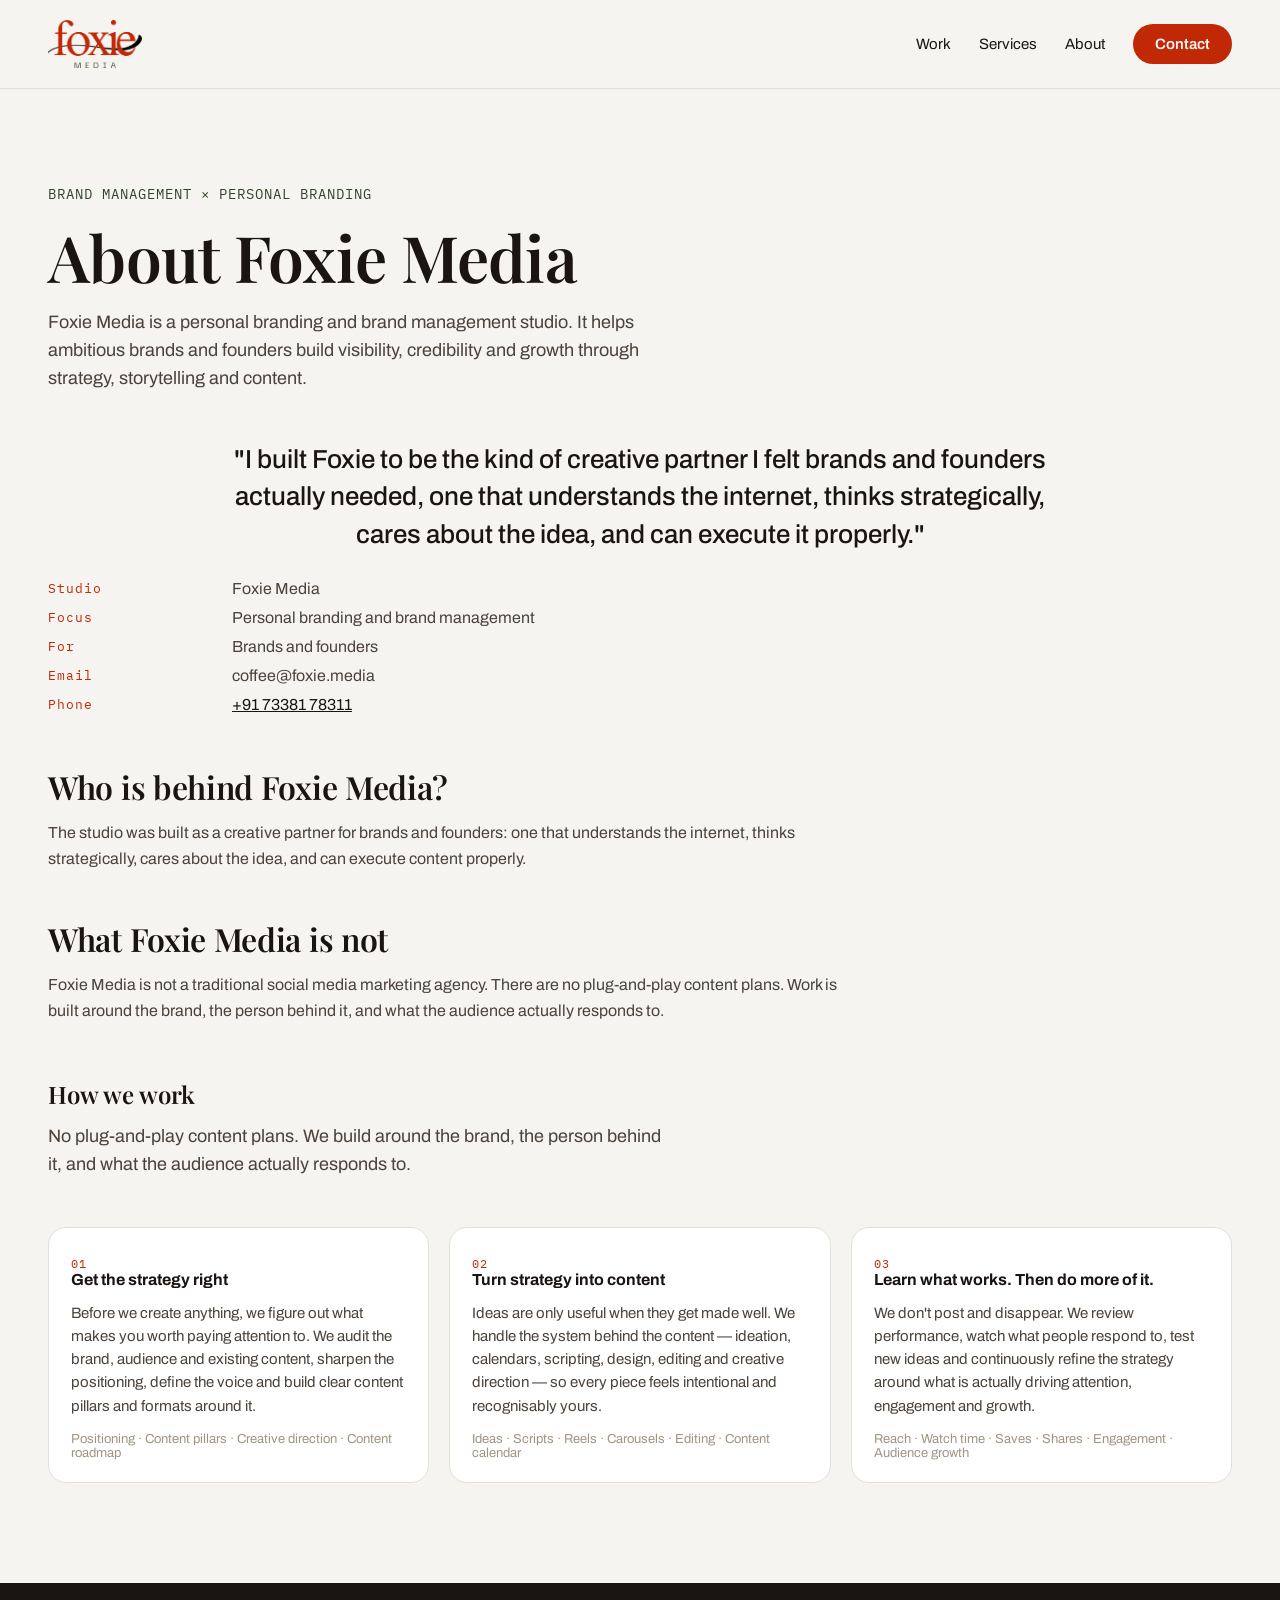
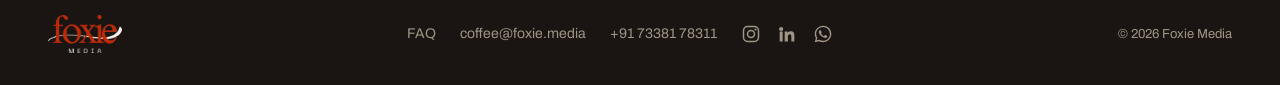
<file: about.html>
<!DOCTYPE html>
<html lang="en">
<head>
<meta charset="utf-8">
<meta name="viewport" content="width=device-width, initial-scale=1">
<title>About Foxie Media — Founded by Varsha Sangolli</title>
<meta name="description" content="Foxie Media is a personal branding and brand management studio founded by Varsha Sangolli. Strategy, storytelling and content for brands and founders.">
<meta name="robots" content="index, follow, max-snippet:-1, max-image-preview:large">
<meta name="author" content="Varsha Sangolli">
<link rel="canonical" href="https://foxie.media/about">
<link rel="alternate" type="text/plain" href="https://foxie.media/llms.txt" title="LLM briefing">
<meta property="og:type" content="profile">
<meta property="og:site_name" content="Foxie Media">
<meta property="og:locale" content="en_IN">
<meta property="og:title" content="Foxie Media">
<meta property="og:description" content="A personal branding and brand management studio. Strategy, storytelling and content.">
<meta property="og:url" content="https://foxie.media/about">
<meta property="og:image" content="https://foxie.media/og-image.png?v=3">
<meta name="twitter:card" content="summary_large_image">
<meta name="twitter:title" content="Foxie Media">
<meta name="twitter:description" content="A personal branding and brand management studio. Strategy, storytelling and content.">
<meta name="twitter:image" content="https://foxie.media/og-image.png?v=3">
<link rel="icon" type="image/png" sizes="192x192" href="/favicon.png">
<link rel="stylesheet" href="/site.css">
<link rel="preconnect" href="https://fonts.googleapis.com">
<link href="https://fonts.googleapis.com/css2?family=Archivo:wght@400;500;600&family=Playfair+Display:wght@500;600;700&family=IBM+Plex+Mono:wght@400;500&display=swap" rel="stylesheet">
<script type="application/ld+json">
{
  "@context": "https://schema.org",
  "@graph": [
    {
      "@type": ["Organization", "ProfessionalService"],
      "@id": "https://foxie.media/#organization",
      "name": "Foxie Media",
      "url": "https://foxie.media/",
      "logo": "https://foxie.media/favicon.png",
      "email": "coffee@foxie.media",
      "telephone": "+917338178311",
      "description": "Foxie Media is a personal branding and brand management studio founded by Varsha Sangolli.",
      "founder": { "@id": "https://foxie.media/#varsha" },
      "sameAs": [
        "https://www.instagram.com/hey.varshh/",
        "https://www.linkedin.com/in/varsha-sangolli-177542349"
      ],
      "areaServed": { "@type": "Country", "name": "India" }
    },
    {
      "@type": "Person",
      "@id": "https://foxie.media/#varsha",
      "name": "Varsha Sangolli",
      "jobTitle": "Founder",
      "worksFor": { "@id": "https://foxie.media/#organization" },
      "url": "https://foxie.media/about",
      "email": "coffee@foxie.media",
      "sameAs": [
        "https://www.instagram.com/hey.varshh/",
        "https://www.linkedin.com/in/varsha-sangolli-177542349"
      ],
      "description": "Varsha Sangolli is the founder of Foxie Media, a personal branding and brand management studio that helps brands and founders build visibility through strategy, storytelling and content.",
      "knowsAbout": ["Personal branding", "Brand management", "Content strategy", "Creative direction"]
    },
    {
      "@type": "AboutPage",
      "@id": "https://foxie.media/about#page",
      "url": "https://foxie.media/about",
      "name": "About Foxie Media",
      "mainEntity": { "@id": "https://foxie.media/#organization" },
      "about": [
        { "@id": "https://foxie.media/#organization" },
        { "@id": "https://foxie.media/#varsha" }
      ]
    },
    {
      "@type": "BreadcrumbList",
      "itemListElement": [
        { "@type": "ListItem", "position": 1, "name": "Home", "item": "https://foxie.media/" },
        { "@type": "ListItem", "position": 2, "name": "About", "item": "https://foxie.media/about" }
      ]
    }
  ]
}
</script>
</head>
<body>
<nav>
  <a class="brand" href="/" aria-label="Foxie Media"><img src="/assets/logo-foxie.png" alt="Foxie Media"></a>
  <div class="nav-links">
    <a class="hide-sm" href="/#work">Work</a>
    <a class="hide-sm" href="/#services">Services</a>
    <a href="/#about">About</a>
    <a class="btn btn-coral" href="/#contact">Contact</a>
  </div>
</nav>
<main class="page">
  <p class="kicker">BRAND MANAGEMENT × PERSONAL BRANDING</p>
  <h1>About Foxie Media</h1>
  <p class="lead">Foxie Media is a personal branding and brand management studio. It helps ambitious brands and founders build visibility, credibility and growth through strategy, storytelling and content.</p>
  <section class="quote" style="padding:0">
    <p>"I built Foxie to be the kind of creative partner I felt brands and founders actually needed, one that understands the internet, thinks strategically, cares about the idea, and can execute it properly."</p>
  </section>
  <dl class="facts">
    <dt>Studio</dt>
    <dd>Foxie Media</dd>
    <dt>Focus</dt>
    <dd>Personal branding and brand management</dd>
    <dt>For</dt>
    <dd>Brands and founders</dd>
    <dt>Email</dt>
    <dd>coffee@foxie.media</dd>
    <dt>Phone</dt>
    <dd><a href="tel:+917338178311">+91 73381 78311</a></dd>
  </dl>
  <div class="prose">
    <h2>Who is behind Foxie Media?</h2>
    <p>The studio was built as a creative partner for brands and founders: one that understands the internet, thinks strategically, cares about the idea, and can execute content properly.</p>
    <h2>What Foxie Media is not</h2>
    <p>Foxie Media is not a traditional social media marketing agency. There are no plug-and-play content plans. Work is built around the brand, the person behind it, and what the audience actually responds to.</p>
  </div>
  <h2 style="font-family: 'Playfair Display', Georgia, 'Times New Roman', serif;margin:56px 0 16px">How we work</h2>
  <p class="lead">No plug-and-play content plans. We build around the brand, the person behind it, and what the audience actually responds to.</p>
  <div class="grid">
    <div class="card"><div class="card-body"><div class="kind">01</div><strong>Get the strategy right</strong><p>Before we create anything, we figure out what makes you worth paying attention to. We audit the brand, audience and existing content, sharpen the positioning, define the voice and build clear content pillars and formats around it.</p><div class="tags">Positioning · Content pillars · Creative direction · Content roadmap</div></div></div>
    <div class="card"><div class="card-body"><div class="kind">02</div><strong>Turn strategy into content</strong><p>Ideas are only useful when they get made well. We handle the system behind the content — ideation, calendars, scripting, design, editing and creative direction — so every piece feels intentional and recognisably yours.</p><div class="tags">Ideas · Scripts · Reels · Carousels · Editing · Content calendar</div></div></div>
    <div class="card"><div class="card-body"><div class="kind">03</div><strong>Learn what works. Then do more of it.</strong><p>We don't post and disappear. We review performance, watch what people respond to, test new ideas and continuously refine the strategy around what is actually driving attention, engagement and growth.</p><div class="tags">Reach · Watch time · Saves · Shares · Engagement · Audience growth</div></div></div>
  </div>
</main>
<footer>
  <a class="brand" href="/" aria-label="Foxie Media"><img src="/assets/logo-foxie-light.png" alt="Foxie Media"></a>
  <div class="foot-links">
    <a href="/faq">FAQ</a>
    <span>coffee@foxie.media</span>
    <span class="foot-phones"><a href="tel:+917338178311">+91 73381 78311</a></span>
    <span class="socials"><a href="https://www.instagram.com/hey.varshh/" target="_blank" rel="noopener" aria-label="Foxie Media on Instagram" title="Instagram"><svg viewBox="0 0 24 24" aria-hidden="true" focusable="false"><rect x="3" y="3" width="18" height="18" rx="5" fill="none" stroke="currentColor" stroke-width="1.8"/><circle cx="12" cy="12" r="4.2" fill="none" stroke="currentColor" stroke-width="1.8"/><circle cx="17.4" cy="6.6" r="1.3" fill="currentColor"/></svg></a><a href="https://www.linkedin.com/in/varsha-sangolli-177542349" target="_blank" rel="noopener" aria-label="Foxie Media on LinkedIn" title="LinkedIn"><svg viewBox="0 0 24 24" aria-hidden="true" focusable="false"><path fill="currentColor" d="M4.98 3.5a2.5 2.5 0 1 1 0 5 2.5 2.5 0 0 1 0-5zM3.2 9h3.6v12H3.2zM9.2 9h3.45v1.65h.05c.5-.9 1.75-1.9 3.6-1.9 3.85 0 4.5 2.2 4.5 5.15V21h-3.6v-5.6c0-1.35-.03-3.1-1.9-3.1-1.9 0-2.2 1.45-2.2 2.99V21H9.2z"/></svg></a><a href="https://wa.me/917338178311" target="_blank" rel="noopener" aria-label="Message Foxie Media on WhatsApp" title="WhatsApp"><svg viewBox="0 0 24 24" aria-hidden="true" focusable="false"><path fill="currentColor" d="M12.04 2C6.58 2 2.13 6.45 2.13 11.91c0 1.75.46 3.45 1.32 4.95L2 22l5.25-1.38a9.9 9.9 0 0 0 4.79 1.22c5.46 0 9.91-4.45 9.91-9.91 0-2.65-1.03-5.14-2.9-7.01A9.82 9.82 0 0 0 12.04 2zm0 18.15a8.2 8.2 0 0 1-4.2-1.15l-.3-.18-3.12.82.83-3.04-.2-.31a8.16 8.16 0 0 1-1.26-4.38c0-4.54 3.7-8.23 8.25-8.23 2.2 0 4.27.86 5.83 2.42a8.19 8.19 0 0 1 2.41 5.82c0 4.54-3.7 8.23-8.24 8.23zm4.52-6.16c-.25-.12-1.47-.72-1.69-.81-.23-.08-.39-.12-.56.13-.16.24-.64.8-.79.97-.14.16-.29.18-.54.06-.25-.13-1.05-.39-1.99-1.23-.74-.66-1.23-1.47-1.38-1.72-.14-.25-.01-.38.11-.5.11-.11.25-.29.37-.43.13-.15.17-.25.25-.41.08-.17.04-.31-.02-.43-.06-.12-.56-1.34-.76-1.84-.2-.48-.4-.42-.56-.43h-.48c-.17 0-.43.06-.66.31-.22.25-.86.85-.86 2.07 0 1.22.89 2.4 1.01 2.56.12.17 1.75 2.67 4.23 3.74.59.26 1.05.41 1.41.52.59.19 1.13.16 1.56.1.48-.07 1.47-.6 1.68-1.18.21-.58.21-1.07.14-1.18-.06-.1-.22-.17-.47-.29z"/></svg></a></span>
  </div>
  <div style="font-size:13px">© 2026 Foxie Media</div>
</footer>
</body>
</html>
</file>
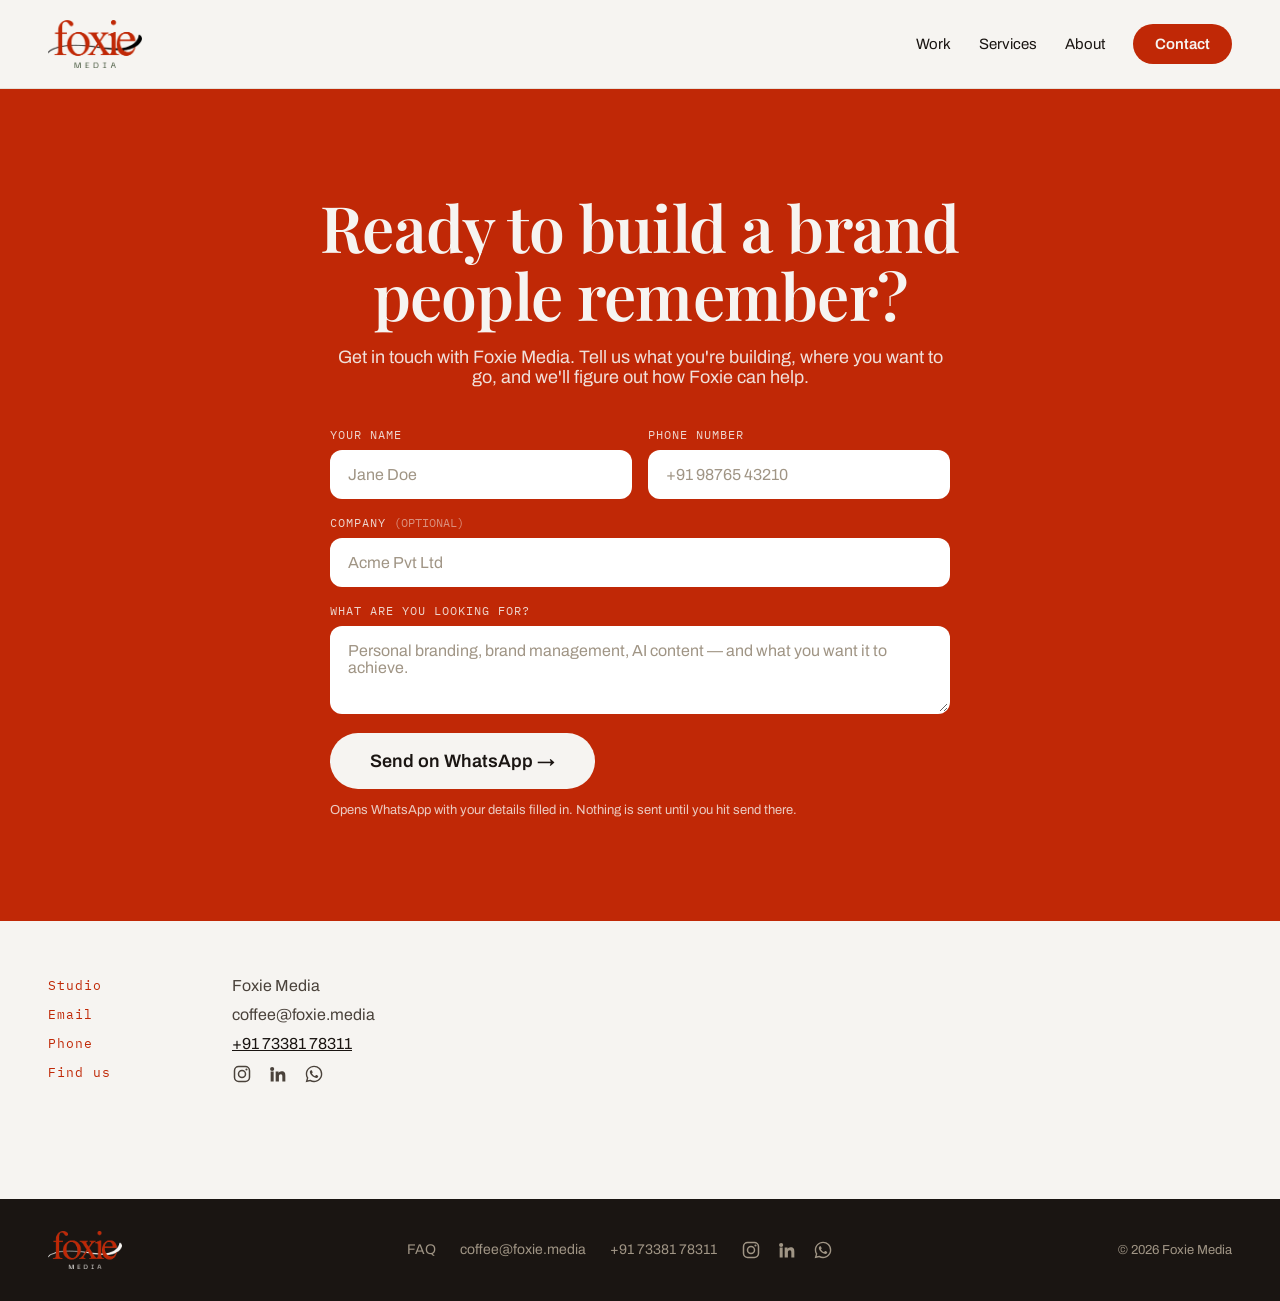
<file: contact.html>
<!DOCTYPE html>
<html lang="en">
<head>
<meta charset="utf-8">
<meta name="viewport" content="width=device-width, initial-scale=1">
<title>Contact Foxie Media — Varsha Sangolli</title>
<meta name="description" content="Contact Foxie Media. Message us on WhatsApp at +91 73381 78311 or email coffee@foxie.media for personal branding and brand management.">
<meta name="robots" content="index, follow, max-snippet:-1, max-image-preview:large">
<meta name="author" content="Varsha Sangolli">
<link rel="canonical" href="https://foxie.media/contact">
<link rel="alternate" type="text/plain" href="https://foxie.media/llms.txt" title="LLM briefing">
<meta property="og:type" content="website">
<meta property="og:site_name" content="Foxie Media">
<meta property="og:locale" content="en_IN">
<meta property="og:title" content="Foxie Media">
<meta property="og:description" content="Tell us what you're building. We'll figure out how Foxie can help.">
<meta property="og:url" content="https://foxie.media/contact">
<meta property="og:image" content="https://foxie.media/og-image.png?v=3">
<meta name="twitter:card" content="summary_large_image">
<meta name="twitter:title" content="Foxie Media">
<meta name="twitter:description" content="Tell us what you're building. We'll figure out how Foxie can help.">
<meta name="twitter:image" content="https://foxie.media/og-image.png?v=3">
<link rel="icon" type="image/png" sizes="192x192" href="/favicon.png">
<link rel="stylesheet" href="/site.css">
<script src="/wa-form.js?v=3" defer></script>
<link rel="preconnect" href="https://fonts.googleapis.com">
<link href="https://fonts.googleapis.com/css2?family=Archivo:wght@400;500;600&family=Playfair+Display:wght@500;600;700&family=IBM+Plex+Mono:wght@400;500&display=swap" rel="stylesheet">
<script type="application/ld+json">
{
  "@context": "https://schema.org",
  "@graph": [
    {
      "@type": ["Organization", "ProfessionalService"],
      "@id": "https://foxie.media/#organization",
      "name": "Foxie Media",
      "url": "https://foxie.media/",
      "email": "coffee@foxie.media",
      "telephone": "+917338178311",
      "founder": { "@id": "https://foxie.media/#varsha" },
      "contactPoint": {
        "@type": "ContactPoint",
        "contactType": "sales",
        "email": "coffee@foxie.media",
        "telephone": "+917338178311",
        "availableLanguage": "English",
        "areaServed": "IN"
      }
    },
    {
      "@type": "Person",
      "@id": "https://foxie.media/#varsha",
      "name": "Varsha Sangolli",
      "jobTitle": "Founder",
      "email": "coffee@foxie.media",
      "telephone": "+917338178311"
    },
    {
      "@type": "ContactPage",
      "@id": "https://foxie.media/contact#page",
      "url": "https://foxie.media/contact",
      "name": "Contact Foxie Media",
      "mainEntity": { "@id": "https://foxie.media/#organization" }
    },
    {
      "@type": "BreadcrumbList",
      "itemListElement": [
        { "@type": "ListItem", "position": 1, "name": "Home", "item": "https://foxie.media/" },
        { "@type": "ListItem", "position": 2, "name": "Contact", "item": "https://foxie.media/contact" }
      ]
    }
  ]
}
</script>
</head>
<body>
<nav>
  <a class="brand" href="/" aria-label="Foxie Media"><img src="/assets/logo-foxie.png" alt="Foxie Media"></a>
  <div class="nav-links">
    <a class="hide-sm" href="/#work">Work</a>
    <a class="hide-sm" href="/#services">Services</a>
    <a class="hide-sm" href="/#about">About</a>
    <a class="btn btn-coral" href="/#contact">Contact</a>
  </div>
</nav>
<section class="contact">
  <h1>Ready to build a brand people remember?</h1>
  <p style="font-size:18px;max-width: var(--measure);margin:0 auto 40px;opacity:.9">Get in touch with Foxie Media. Tell us what you're building, where you want to go, and we'll figure out how Foxie can help.</p>
  <form class="wa-form" data-wa="917338178311" novalidate>
    <div class="wa-row">
      <label class="wa-field">
        <span>Your name</span>
        <input name="name" type="text" autocomplete="name" placeholder="Jane Doe" required>
      </label>
      <label class="wa-field">
        <span>Phone number</span>
        <input name="phone" type="tel" inputmode="tel" autocomplete="tel" placeholder="+91 98765 43210" required>
      </label>
    </div>
    <label class="wa-field">
      <span>Company <span class="wa-opt">(optional)</span></span>
      <input name="company" type="text" autocomplete="organization" placeholder="Acme Pvt Ltd">
    </label>
    <label class="wa-field">
      <span>What are you looking for?</span>
      <textarea name="need" rows="3" placeholder="Personal branding, brand management, AI content — and what you want it to achieve." required></textarea>
    </label>
    <p class="wa-error" role="alert" hidden></p>
    <button type="submit" class="wa-submit">Send on WhatsApp →</button>
    <p class="wa-note">Opens WhatsApp with your details filled in. Nothing is sent until you hit send there.</p>
  </form>
</section>
<main class="page" style="padding-top:56px;padding-bottom:56px">
  <dl class="facts">
    <dt>Studio</dt>
    <dd>Foxie Media</dd>
    <dt>Email</dt>
    <dd>coffee@foxie.media</dd>
    <dt>Phone</dt>
    <dd><a href="tel:+917338178311">+91 73381 78311</a></dd>
    <dt>Find us</dt>
    <dd><span class="socials"><a href="https://www.instagram.com/hey.varshh/" target="_blank" rel="noopener" aria-label="Foxie Media on Instagram" title="Instagram"><svg viewBox="0 0 24 24" aria-hidden="true" focusable="false"><rect x="3" y="3" width="18" height="18" rx="5" fill="none" stroke="currentColor" stroke-width="1.8"/><circle cx="12" cy="12" r="4.2" fill="none" stroke="currentColor" stroke-width="1.8"/><circle cx="17.4" cy="6.6" r="1.3" fill="currentColor"/></svg></a><a href="https://www.linkedin.com/in/varsha-sangolli-177542349" target="_blank" rel="noopener" aria-label="Foxie Media on LinkedIn" title="LinkedIn"><svg viewBox="0 0 24 24" aria-hidden="true" focusable="false"><path fill="currentColor" d="M4.98 3.5a2.5 2.5 0 1 1 0 5 2.5 2.5 0 0 1 0-5zM3.2 9h3.6v12H3.2zM9.2 9h3.45v1.65h.05c.5-.9 1.75-1.9 3.6-1.9 3.85 0 4.5 2.2 4.5 5.15V21h-3.6v-5.6c0-1.35-.03-3.1-1.9-3.1-1.9 0-2.2 1.45-2.2 2.99V21H9.2z"/></svg></a><a href="https://wa.me/917338178311" target="_blank" rel="noopener" aria-label="Message Foxie Media on WhatsApp" title="WhatsApp"><svg viewBox="0 0 24 24" aria-hidden="true" focusable="false"><path fill="currentColor" d="M12.04 2C6.58 2 2.13 6.45 2.13 11.91c0 1.75.46 3.45 1.32 4.95L2 22l5.25-1.38a9.9 9.9 0 0 0 4.79 1.22c5.46 0 9.91-4.45 9.91-9.91 0-2.65-1.03-5.14-2.9-7.01A9.82 9.82 0 0 0 12.04 2zm0 18.15a8.2 8.2 0 0 1-4.2-1.15l-.3-.18-3.12.82.83-3.04-.2-.31a8.16 8.16 0 0 1-1.26-4.38c0-4.54 3.7-8.23 8.25-8.23 2.2 0 4.27.86 5.83 2.42a8.19 8.19 0 0 1 2.41 5.82c0 4.54-3.7 8.23-8.24 8.23zm4.52-6.16c-.25-.12-1.47-.72-1.69-.81-.23-.08-.39-.12-.56.13-.16.24-.64.8-.79.97-.14.16-.29.18-.54.06-.25-.13-1.05-.39-1.99-1.23-.74-.66-1.23-1.47-1.38-1.72-.14-.25-.01-.38.11-.5.11-.11.25-.29.37-.43.13-.15.17-.25.25-.41.08-.17.04-.31-.02-.43-.06-.12-.56-1.34-.76-1.84-.2-.48-.4-.42-.56-.43h-.48c-.17 0-.43.06-.66.31-.22.25-.86.85-.86 2.07 0 1.22.89 2.4 1.01 2.56.12.17 1.75 2.67 4.23 3.74.59.26 1.05.41 1.41.52.59.19 1.13.16 1.56.1.48-.07 1.47-.6 1.68-1.18.21-.58.21-1.07.14-1.18-.06-.1-.22-.17-.47-.29z"/></svg></a></span></dd>
  </dl>
</main>
<footer>
  <a class="brand" href="/" aria-label="Foxie Media"><img src="/assets/logo-foxie-light.png" alt="Foxie Media"></a>
  <div class="foot-links">
    <a href="/faq">FAQ</a>
    <span>coffee@foxie.media</span>
    <span class="foot-phones"><a href="tel:+917338178311">+91 73381 78311</a></span>
    <span class="socials"><a href="https://www.instagram.com/hey.varshh/" target="_blank" rel="noopener" aria-label="Foxie Media on Instagram" title="Instagram"><svg viewBox="0 0 24 24" aria-hidden="true" focusable="false"><rect x="3" y="3" width="18" height="18" rx="5" fill="none" stroke="currentColor" stroke-width="1.8"/><circle cx="12" cy="12" r="4.2" fill="none" stroke="currentColor" stroke-width="1.8"/><circle cx="17.4" cy="6.6" r="1.3" fill="currentColor"/></svg></a><a href="https://www.linkedin.com/in/varsha-sangolli-177542349" target="_blank" rel="noopener" aria-label="Foxie Media on LinkedIn" title="LinkedIn"><svg viewBox="0 0 24 24" aria-hidden="true" focusable="false"><path fill="currentColor" d="M4.98 3.5a2.5 2.5 0 1 1 0 5 2.5 2.5 0 0 1 0-5zM3.2 9h3.6v12H3.2zM9.2 9h3.45v1.65h.05c.5-.9 1.75-1.9 3.6-1.9 3.85 0 4.5 2.2 4.5 5.15V21h-3.6v-5.6c0-1.35-.03-3.1-1.9-3.1-1.9 0-2.2 1.45-2.2 2.99V21H9.2z"/></svg></a><a href="https://wa.me/917338178311" target="_blank" rel="noopener" aria-label="Message Foxie Media on WhatsApp" title="WhatsApp"><svg viewBox="0 0 24 24" aria-hidden="true" focusable="false"><path fill="currentColor" d="M12.04 2C6.58 2 2.13 6.45 2.13 11.91c0 1.75.46 3.45 1.32 4.95L2 22l5.25-1.38a9.9 9.9 0 0 0 4.79 1.22c5.46 0 9.91-4.45 9.91-9.91 0-2.65-1.03-5.14-2.9-7.01A9.82 9.82 0 0 0 12.04 2zm0 18.15a8.2 8.2 0 0 1-4.2-1.15l-.3-.18-3.12.82.83-3.04-.2-.31a8.16 8.16 0 0 1-1.26-4.38c0-4.54 3.7-8.23 8.25-8.23 2.2 0 4.27.86 5.83 2.42a8.19 8.19 0 0 1 2.41 5.82c0 4.54-3.7 8.23-8.24 8.23zm4.52-6.16c-.25-.12-1.47-.72-1.69-.81-.23-.08-.39-.12-.56.13-.16.24-.64.8-.79.97-.14.16-.29.18-.54.06-.25-.13-1.05-.39-1.99-1.23-.74-.66-1.23-1.47-1.38-1.72-.14-.25-.01-.38.11-.5.11-.11.25-.29.37-.43.13-.15.17-.25.25-.41.08-.17.04-.31-.02-.43-.06-.12-.56-1.34-.76-1.84-.2-.48-.4-.42-.56-.43h-.48c-.17 0-.43.06-.66.31-.22.25-.86.85-.86 2.07 0 1.22.89 2.4 1.01 2.56.12.17 1.75 2.67 4.23 3.74.59.26 1.05.41 1.41.52.59.19 1.13.16 1.56.1.48-.07 1.47-.6 1.68-1.18.21-.58.21-1.07.14-1.18-.06-.1-.22-.17-.47-.29z"/></svg></a></span>
  </div>
  <div style="font-size:13px">© 2026 Foxie Media</div>
</footer>
</body>
</html>
</file>
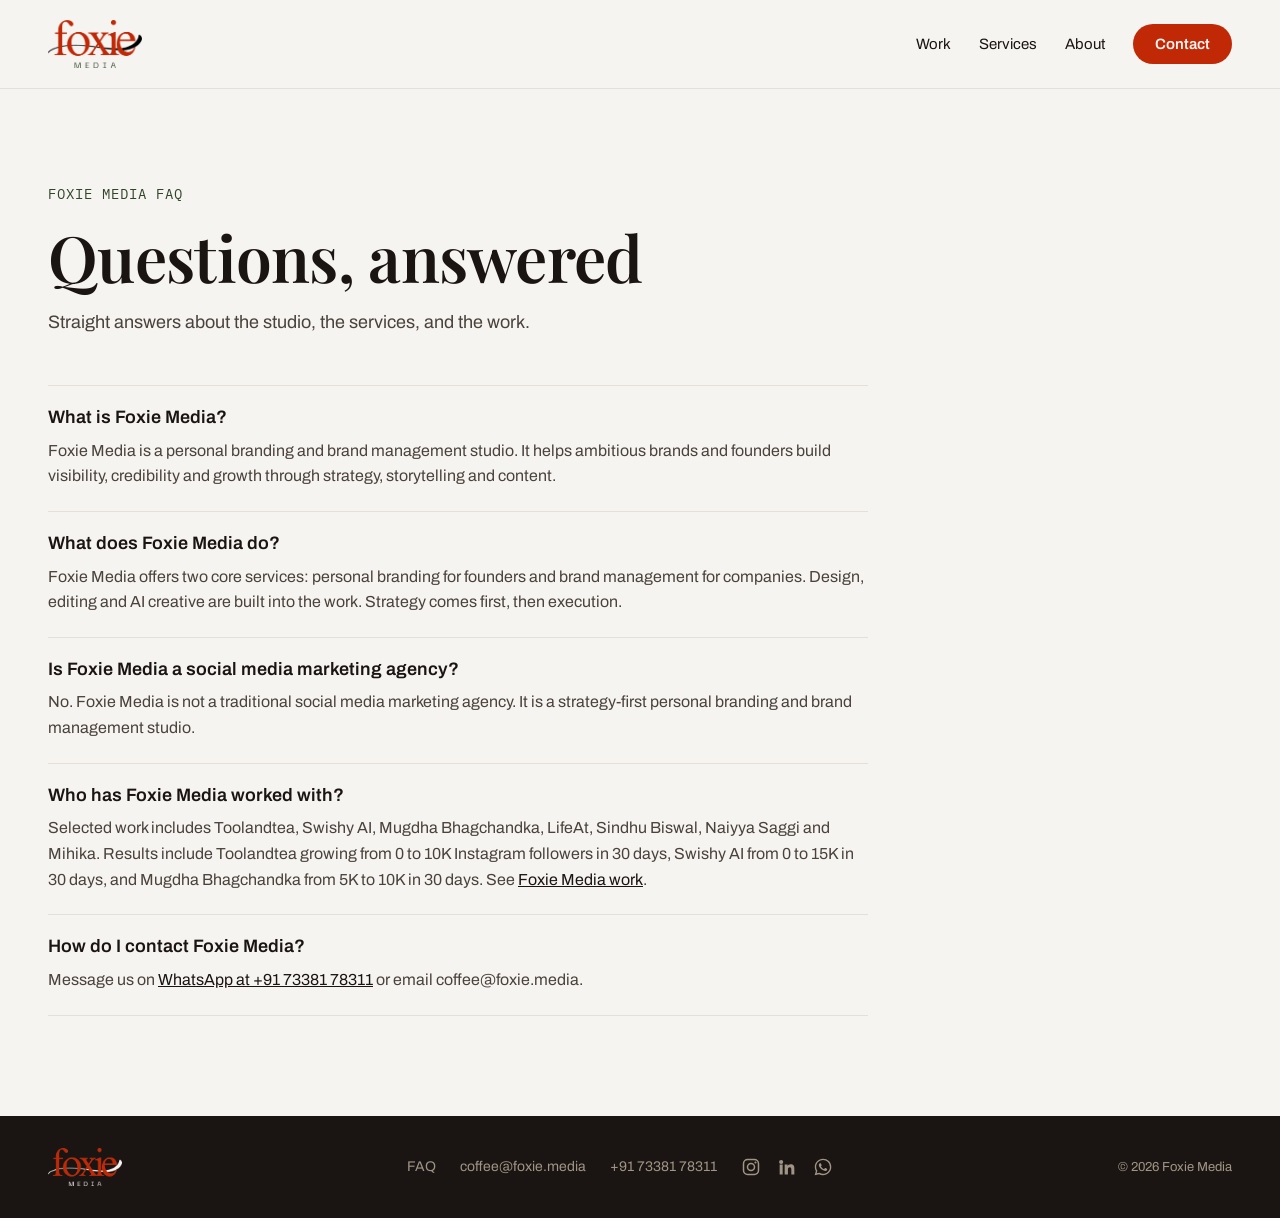
<file: faq.html>
<!DOCTYPE html>
<html lang="en">
<head>
<meta charset="utf-8">
<meta name="viewport" content="width=device-width, initial-scale=1">
<title>FAQ — Foxie Media, personal branding &amp; brand management</title>
<meta name="description" content="Foxie Media is a personal branding and brand management studio founded by Varsha Sangolli. Answers on services, clients, how Foxie works, and how to get in touch.">
<meta name="robots" content="index, follow, max-snippet:-1, max-image-preview:large">
<meta name="author" content="Varsha Sangolli">
<link rel="canonical" href="https://foxie.media/faq">
<link rel="alternate" type="text/plain" href="https://foxie.media/llms.txt" title="LLM briefing">
<meta property="og:type" content="website">
<meta property="og:site_name" content="Foxie Media">
<meta property="og:locale" content="en_IN">
<meta property="og:title" content="Foxie Media">
<meta property="og:description" content="Straight answers about the studio, the services and the work.">
<meta property="og:url" content="https://foxie.media/faq">
<meta property="og:image" content="https://foxie.media/og-image.png?v=3">
<meta name="twitter:card" content="summary_large_image">
<meta name="twitter:title" content="Foxie Media">
<meta name="twitter:description" content="Straight answers about the studio, the services and the work.">
<meta name="twitter:image" content="https://foxie.media/og-image.png?v=3">
<link rel="icon" type="image/png" sizes="192x192" href="/favicon.png">
<link rel="stylesheet" href="/site.css">
<link rel="preconnect" href="https://fonts.googleapis.com">
<link href="https://fonts.googleapis.com/css2?family=Archivo:wght@400;500;600&family=Playfair+Display:wght@500;600;700&family=IBM+Plex+Mono:wght@400;500&display=swap" rel="stylesheet">
<script type="application/ld+json">
{
  "@context": "https://schema.org",
  "@graph": [
    {
      "@type": ["Organization", "ProfessionalService"],
      "@id": "https://foxie.media/#organization",
      "name": "Foxie Media",
      "alternateName": ["FOXIE MEDIA", "Foxie"],
      "url": "https://foxie.media/",
      "logo": { "@type": "ImageObject", "url": "https://foxie.media/favicon.png", "width": 192, "height": 192 },
      "image": "https://foxie.media/og-image.png?v=3",
      "email": "coffee@foxie.media",
      "telephone": "+917338178311",
      "description": "Foxie Media is a personal branding and brand management studio founded by Varsha Sangolli. It helps ambitious brands and founders build visibility, credibility and growth through strategy, storytelling and content.",
      "slogan": "We make brands and founders impossible to ignore.",
      "founder": { "@id": "https://foxie.media/#varsha" },
      "sameAs": [
        "https://www.instagram.com/hey.varshh/",
        "https://www.linkedin.com/in/varsha-sangolli-177542349"
      ],
      "areaServed": { "@type": "Country", "name": "India" },
      "address": { "@type": "PostalAddress", "addressCountry": "IN" },
      "knowsAbout": ["Personal branding", "Brand management", "Content strategy", "Founder branding", "Social media content"]
    },
    {
      "@type": "Person",
      "@id": "https://foxie.media/#varsha",
      "name": "Varsha Sangolli",
      "jobTitle": "Founder",
      "worksFor": { "@id": "https://foxie.media/#organization" },
      "url": "https://foxie.media/about",
      "email": "coffee@foxie.media",
      "sameAs": [
        "https://www.instagram.com/hey.varshh/",
        "https://www.linkedin.com/in/varsha-sangolli-177542349"
      ],
      "description": "Varsha Sangolli is the founder of Foxie Media, a personal branding and brand management studio."
    },
    {
      "@type": "FAQPage",
      "@id": "https://foxie.media/faq#faq",
      "url": "https://foxie.media/faq",
      "name": "Foxie Media FAQ",
      "isPartOf": { "@id": "https://foxie.media/#website" },
      "about": { "@id": "https://foxie.media/#organization" },
      "mainEntity": [
        {
          "@type": "Question",
          "name": "What is Foxie Media?",
          "acceptedAnswer": {
            "@type": "Answer",
            "text": "Foxie Media is a personal branding and brand management studio. It helps ambitious brands and founders build visibility, credibility and growth through strategy, storytelling and content."
          }
        },
        {
          "@type": "Question",
          "name": "Who founded Foxie Media?",
          "acceptedAnswer": {
            "@type": "Answer",
            "text": "Varsha Sangolli founded Foxie Media to be a creative partner for brands and founders that understands the internet, thinks strategically, cares about the idea, and can execute content properly."
          }
        },
        {
          "@type": "Question",
          "name": "What does Foxie Media do?",
          "acceptedAnswer": {
            "@type": "Answer",
            "text": "Foxie Media offers two core services: personal branding for founders and brand management for companies. Design, editing and AI creative are built into the work. Strategy comes first, then execution."
          }
        },
        {
          "@type": "Question",
          "name": "Is Foxie Media a social media marketing agency?",
          "acceptedAnswer": {
            "@type": "Answer",
            "text": "No. Foxie Media is not a traditional social media marketing agency. It is a strategy-first personal branding and brand management studio."
          }
        },
        {
          "@type": "Question",
          "name": "Who has Foxie Media worked with?",
          "acceptedAnswer": {
            "@type": "Answer",
            "text": "Selected Foxie Media work includes Toolandtea, Swishy AI, Mugdha Bhagchandka, LifeAt, Sindhu Biswal, Naiyya Saggi and Mihika. Results include Toolandtea growing from 0 to 10K Instagram followers in 30 days, Swishy AI from 0 to 15K in 30 days, and Mugdha Bhagchandka from 5K to 10K in 30 days."
          }
        },
        {
          "@type": "Question",
          "name": "How do I contact Foxie Media?",
          "acceptedAnswer": {
            "@type": "Answer",
            "text": "Message Foxie Media on WhatsApp at +91 73381 78311 or email coffee@foxie.media. The website is foxie.media."
          }
        }
      ]
    },
    {
      "@type": "BreadcrumbList",
      "@id": "https://foxie.media/faq#breadcrumb",
      "itemListElement": [
        { "@type": "ListItem", "position": 1, "name": "Home", "item": "https://foxie.media/" },
        { "@type": "ListItem", "position": 2, "name": "FAQ", "item": "https://foxie.media/faq" }
      ]
    }
  ]
}
</script>
</head>
<body>
<nav>
  <a class="brand" href="/" aria-label="Foxie Media"><img src="/assets/logo-foxie.png" alt="Foxie Media"></a>
  <div class="nav-links">
    <a class="hide-sm" href="/#work">Work</a>
    <a class="hide-sm" href="/#services">Services</a>
    <a class="hide-sm" href="/#about">About</a>
    <a class="btn btn-coral" href="/#contact">Contact</a>
  </div>
</nav>
<main class="page">
  <p class="kicker">FOXIE MEDIA FAQ</p>
  <h1>Questions, answered</h1>
  <p class="lead">Straight answers about the studio, the services, and the work.</p>
  <section class="faq" style="margin-top:0" aria-label="Frequently asked questions">
    <div class="faq-item">
      <h2>What is Foxie Media?</h2>
      <p>Foxie Media is a personal branding and brand management studio. It helps ambitious brands and founders build visibility, credibility and growth through strategy, storytelling and content.</p>
    </div>
    <div class="faq-item">
      <h2>What does Foxie Media do?</h2>
      <p>Foxie Media offers two core services: personal branding for founders and brand management for companies. Design, editing and AI creative are built into the work. Strategy comes first, then execution.</p>
    </div>
    <div class="faq-item">
      <h2>Is Foxie Media a social media marketing agency?</h2>
      <p>No. Foxie Media is not a traditional social media marketing agency. It is a strategy-first personal branding and brand management studio.</p>
    </div>
    <div class="faq-item">
      <h2>Who has Foxie Media worked with?</h2>
      <p>Selected work includes Toolandtea, Swishy AI, Mugdha Bhagchandka, LifeAt, Sindhu Biswal, Naiyya Saggi and Mihika. Results include Toolandtea growing from 0 to 10K Instagram followers in 30 days, Swishy AI from 0 to 15K in 30 days, and Mugdha Bhagchandka from 5K to 10K in 30 days. See <a href="/work">Foxie Media work</a>.</p>
    </div>
    <div class="faq-item">
      <h2>How do I contact Foxie Media?</h2>
      <p>Message us on <a href="https://wa.me/917338178311" target="_blank" rel="noopener">WhatsApp at +91 73381 78311</a> or email coffee@foxie.media.</p>
    </div>
  </section>
</main>
<footer>
  <a class="brand" href="/" aria-label="Foxie Media"><img src="/assets/logo-foxie-light.png" alt="Foxie Media"></a>
  <div class="foot-links">
    <a href="/faq">FAQ</a>
    <span>coffee@foxie.media</span>
    <span class="foot-phones"><a href="tel:+917338178311">+91 73381 78311</a></span>
    <span class="socials"><a href="https://www.instagram.com/hey.varshh/" target="_blank" rel="noopener" aria-label="Foxie Media on Instagram" title="Instagram"><svg viewBox="0 0 24 24" aria-hidden="true" focusable="false"><rect x="3" y="3" width="18" height="18" rx="5" fill="none" stroke="currentColor" stroke-width="1.8"/><circle cx="12" cy="12" r="4.2" fill="none" stroke="currentColor" stroke-width="1.8"/><circle cx="17.4" cy="6.6" r="1.3" fill="currentColor"/></svg></a><a href="https://www.linkedin.com/in/varsha-sangolli-177542349" target="_blank" rel="noopener" aria-label="Foxie Media on LinkedIn" title="LinkedIn"><svg viewBox="0 0 24 24" aria-hidden="true" focusable="false"><path fill="currentColor" d="M4.98 3.5a2.5 2.5 0 1 1 0 5 2.5 2.5 0 0 1 0-5zM3.2 9h3.6v12H3.2zM9.2 9h3.45v1.65h.05c.5-.9 1.75-1.9 3.6-1.9 3.85 0 4.5 2.2 4.5 5.15V21h-3.6v-5.6c0-1.35-.03-3.1-1.9-3.1-1.9 0-2.2 1.45-2.2 2.99V21H9.2z"/></svg></a><a href="https://wa.me/917338178311" target="_blank" rel="noopener" aria-label="Message Foxie Media on WhatsApp" title="WhatsApp"><svg viewBox="0 0 24 24" aria-hidden="true" focusable="false"><path fill="currentColor" d="M12.04 2C6.58 2 2.13 6.45 2.13 11.91c0 1.75.46 3.45 1.32 4.95L2 22l5.25-1.38a9.9 9.9 0 0 0 4.79 1.22c5.46 0 9.91-4.45 9.91-9.91 0-2.65-1.03-5.14-2.9-7.01A9.82 9.82 0 0 0 12.04 2zm0 18.15a8.2 8.2 0 0 1-4.2-1.15l-.3-.18-3.12.82.83-3.04-.2-.31a8.16 8.16 0 0 1-1.26-4.38c0-4.54 3.7-8.23 8.25-8.23 2.2 0 4.27.86 5.83 2.42a8.19 8.19 0 0 1 2.41 5.82c0 4.54-3.7 8.23-8.24 8.23zm4.52-6.16c-.25-.12-1.47-.72-1.69-.81-.23-.08-.39-.12-.56.13-.16.24-.64.8-.79.97-.14.16-.29.18-.54.06-.25-.13-1.05-.39-1.99-1.23-.74-.66-1.23-1.47-1.38-1.72-.14-.25-.01-.38.11-.5.11-.11.25-.29.37-.43.13-.15.17-.25.25-.41.08-.17.04-.31-.02-.43-.06-.12-.56-1.34-.76-1.84-.2-.48-.4-.42-.56-.43h-.48c-.17 0-.43.06-.66.31-.22.25-.86.85-.86 2.07 0 1.22.89 2.4 1.01 2.56.12.17 1.75 2.67 4.23 3.74.59.26 1.05.41 1.41.52.59.19 1.13.16 1.56.1.48-.07 1.47-.6 1.68-1.18.21-.58.21-1.07.14-1.18-.06-.1-.22-.17-.47-.29z"/></svg></a></span>
  </div>
  <div style="font-size:13px">© 2026 Foxie Media</div>
</footer>
</body>
</html>
</file>
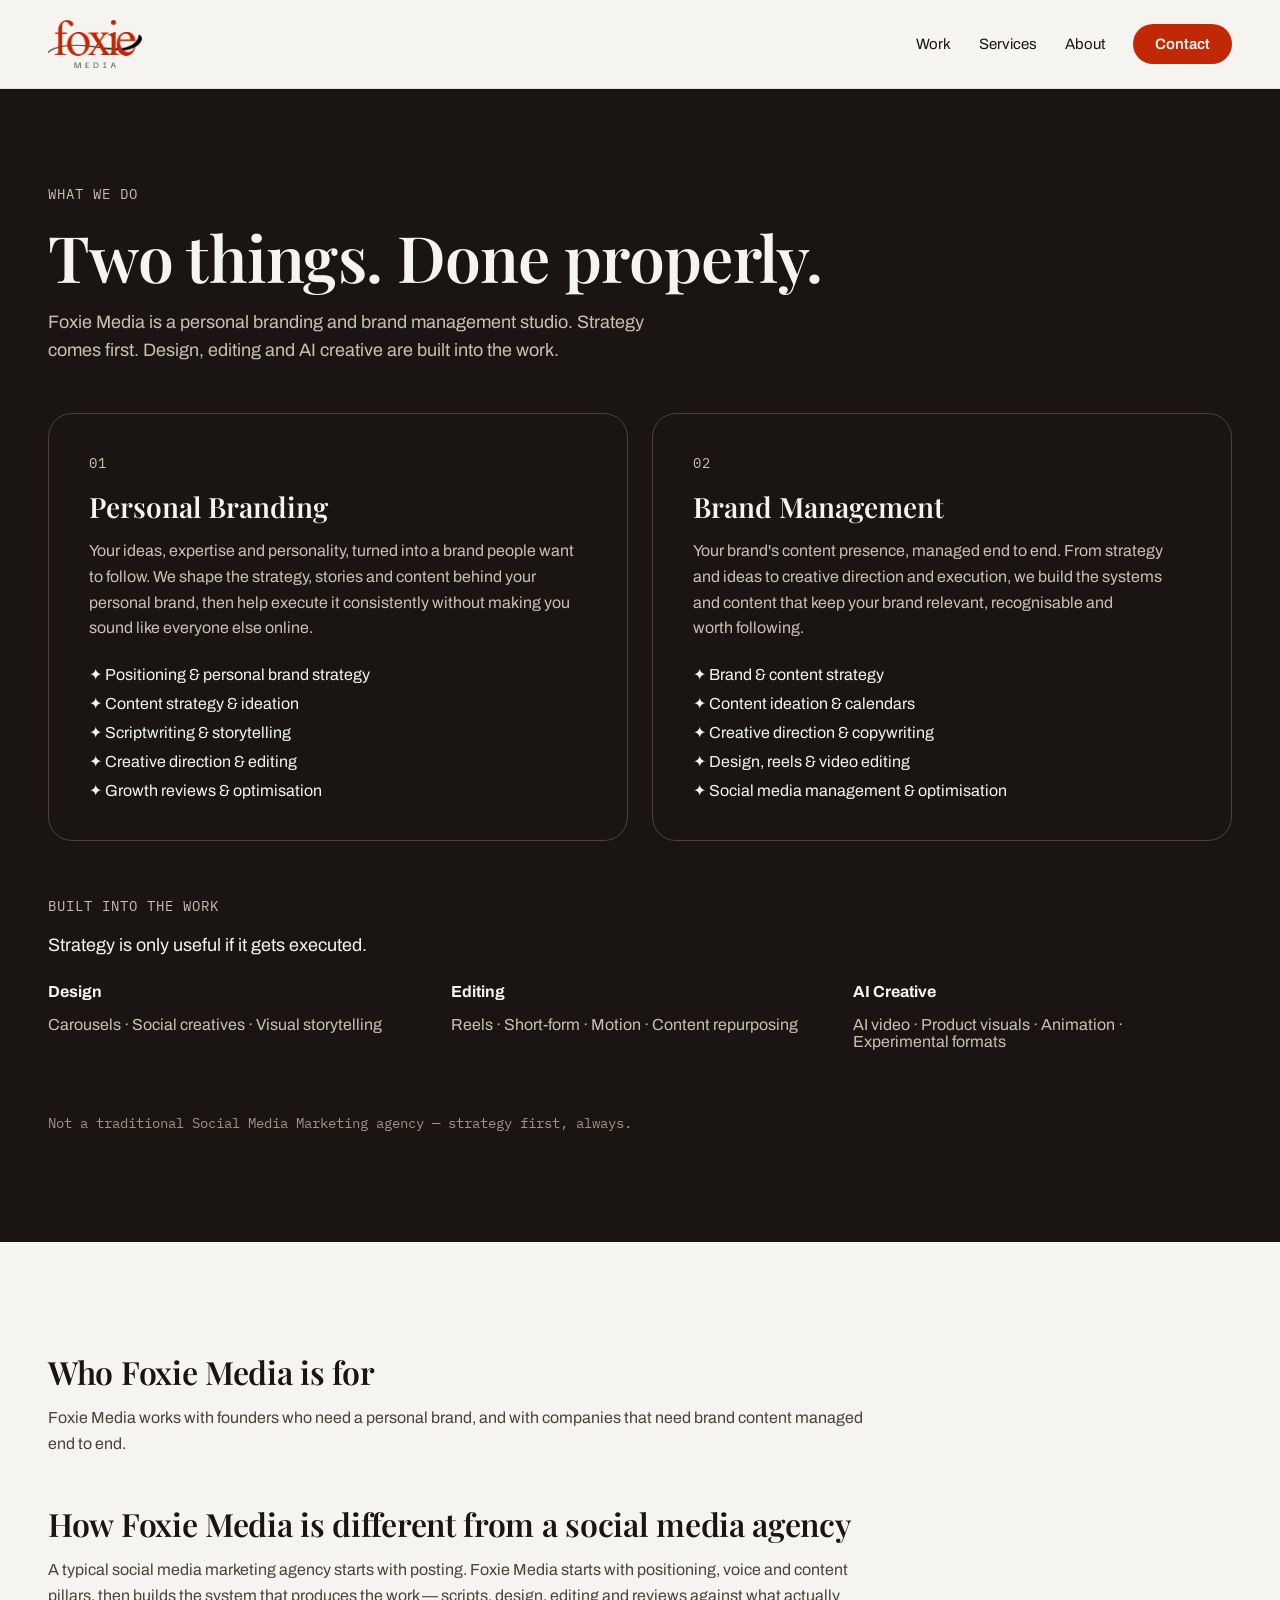
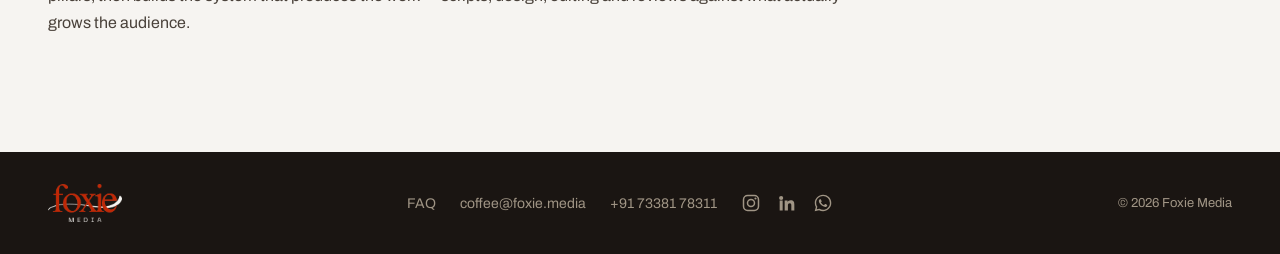
<file: services.html>
<!DOCTYPE html>
<html lang="en">
<head>
<meta charset="utf-8">
<meta name="viewport" content="width=device-width, initial-scale=1">
<title>Personal Branding &amp; Brand Management Services — Foxie Media</title>
<meta name="description" content="Foxie Media services: personal branding for founders and brand management for companies, plus design, editing and AI creative. Strategy first, then execution.">
<meta name="robots" content="index, follow, max-snippet:-1, max-image-preview:large">
<meta name="author" content="Varsha Sangolli">
<link rel="canonical" href="https://foxie.media/services">
<link rel="alternate" type="text/plain" href="https://foxie.media/llms.txt" title="LLM briefing">
<meta property="og:type" content="website">
<meta property="og:site_name" content="Foxie Media">
<meta property="og:locale" content="en_IN">
<meta property="og:title" content="Foxie Media">
<meta property="og:description" content="Personal branding and brand management, done properly. Strategy first, then execution.">
<meta property="og:url" content="https://foxie.media/services">
<meta property="og:image" content="https://foxie.media/og-image.png?v=3">
<meta name="twitter:card" content="summary_large_image">
<meta name="twitter:title" content="Foxie Media">
<meta name="twitter:description" content="Personal branding and brand management, done properly. Strategy first, then execution.">
<meta name="twitter:image" content="https://foxie.media/og-image.png?v=3">
<link rel="icon" type="image/png" sizes="192x192" href="/favicon.png">
<link rel="stylesheet" href="/site.css">
<link rel="preconnect" href="https://fonts.googleapis.com">
<link href="https://fonts.googleapis.com/css2?family=Archivo:wght@400;500;600&family=Playfair+Display:wght@500;600;700&family=IBM+Plex+Mono:wght@400;500&display=swap" rel="stylesheet">
<script type="application/ld+json">
{
  "@context": "https://schema.org",
  "@graph": [
    {
      "@type": ["Organization", "ProfessionalService"],
      "@id": "https://foxie.media/#organization",
      "name": "Foxie Media",
      "url": "https://foxie.media/",
      "email": "coffee@foxie.media",
      "telephone": "+917338178311",
      "founder": { "@id": "https://foxie.media/#varsha" },
      "hasOfferCatalog": {
        "@type": "OfferCatalog",
        "name": "Foxie Media services",
        "itemListElement": [
          { "@type": "Offer", "itemOffered": { "@id": "https://foxie.media/services#personal-branding" } },
          { "@type": "Offer", "itemOffered": { "@id": "https://foxie.media/services#brand-management" } }
        ]
      }
    },
    {
      "@type": "Person",
      "@id": "https://foxie.media/#varsha",
      "name": "Varsha Sangolli",
      "jobTitle": "Founder"
    },
    {
      "@type": "Service",
      "@id": "https://foxie.media/services#personal-branding",
      "name": "Personal Branding",
      "serviceType": "Personal branding",
      "provider": { "@id": "https://foxie.media/#organization" },
      "areaServed": { "@type": "Country", "name": "India" },
      "url": "https://foxie.media/services",
      "description": "Foxie Media personal branding turns a founder's ideas, expertise and personality into a brand people want to follow — positioning, content strategy, scriptwriting, creative direction, editing and growth reviews."
    },
    {
      "@type": "Service",
      "@id": "https://foxie.media/services#brand-management",
      "name": "Brand Management",
      "serviceType": "Brand management",
      "provider": { "@id": "https://foxie.media/#organization" },
      "areaServed": { "@type": "Country", "name": "India" },
      "url": "https://foxie.media/services",
      "description": "Foxie Media brand management covers a brand's content presence end to end: strategy, ideation, calendars, creative direction, design, reels, video editing and social media management."
    },
    {
      "@type": "BreadcrumbList",
      "itemListElement": [
        { "@type": "ListItem", "position": 1, "name": "Home", "item": "https://foxie.media/" },
        { "@type": "ListItem", "position": 2, "name": "Services", "item": "https://foxie.media/services" }
      ]
    }
  ]
}
</script>
</head>
<body>
<nav>
  <a class="brand" href="/" aria-label="Foxie Media"><img src="/assets/logo-foxie.png" alt="Foxie Media"></a>
  <div class="nav-links">
    <a class="hide-sm" href="/#work">Work</a>
    <a href="/#services">Services</a>
    <a class="hide-sm" href="/#about">About</a>
    <a class="btn btn-coral" href="/#contact">Contact</a>
  </div>
</nav>
<section class="panel">
  <div class="panel-inner">
    <p class="kicker">WHAT WE DO</p>
    <h1>Two things. Done properly.</h1>
    <p style="font-size:18px;max-width: var(--measure);color:var(--on-dark-2);line-height:1.55">Foxie Media is a personal branding and brand management studio. Strategy comes first. Design, editing and AI creative are built into the work.</p>
    <div class="two" style="margin-top:48px">
      <div class="box" id="personal-branding">
        <div class="kicker">01</div>
        <h2>Personal Branding</h2>
        <p>Your ideas, expertise and personality, turned into a brand people want to follow. We shape the strategy, stories and content behind your personal brand, then help execute it consistently without making you sound like everyone else online.</p>
        <ul>
          <li>✦ Positioning &amp; personal brand strategy</li>
          <li>✦ Content strategy &amp; ideation</li>
          <li>✦ Scriptwriting &amp; storytelling</li>
          <li>✦ Creative direction &amp; editing</li>
          <li>✦ Growth reviews &amp; optimisation</li>
        </ul>
      </div>
      <div class="box" id="brand-management">
        <div class="kicker">02</div>
        <h2>Brand Management</h2>
        <p>Your brand's content presence, managed end to end. From strategy and ideas to creative direction and execution, we build the systems and content that keep your brand relevant, recognisable and worth following.</p>
        <ul>
          <li>✦ Brand &amp; content strategy</li>
          <li>✦ Content ideation &amp; calendars</li>
          <li>✦ Creative direction &amp; copywriting</li>
          <li>✦ Design, reels &amp; video editing</li>
          <li>✦ Social media management &amp; optimisation</li>
        </ul>
      </div>
    </div>
    <p class="kicker" style="margin-top:56px">BUILT INTO THE WORK</p>
    <p style="font-size:18px;max-width: var(--measure)">Strategy is only useful if it gets executed.</p>
    <div class="two" style="margin-top:28px">
      <div><strong>Design</strong><p style="color:var(--on-dark-2)">Carousels · Social creatives · Visual storytelling</p></div>
      <div><strong>Editing</strong><p style="color:var(--on-dark-2)">Reels · Short-form · Motion · Content repurposing</p></div>
      <div><strong>AI Creative</strong><p style="color:var(--on-dark-2)">AI video · Product visuals · Animation · Experimental formats</p></div>
    </div>
    <p style="font-family:'IBM Plex Mono',monospace;font-size:14px;color:var(--muted);margin-top:48px">Not a traditional Social Media Marketing agency — strategy first, always.</p>
  </div>
</section>
<main class="page" style="padding-top:64px">
  <div class="prose">
    <h2>Who Foxie Media is for</h2>
    <p>Foxie Media works with founders who need a personal brand, and with companies that need brand content managed end to end.</p>
    <h2>How Foxie Media is different from a social media agency</h2>
    <p>A typical social media marketing agency starts with posting. Foxie Media starts with positioning, voice and content pillars, then builds the system that produces the work — scripts, design, editing and reviews against what actually grows the audience.</p>
  </div>
</main>
<footer>
  <a class="brand" href="/" aria-label="Foxie Media"><img src="/assets/logo-foxie-light.png" alt="Foxie Media"></a>
  <div class="foot-links">
    <a href="/faq">FAQ</a>
    <span>coffee@foxie.media</span>
    <span class="foot-phones"><a href="tel:+917338178311">+91 73381 78311</a></span>
    <span class="socials"><a href="https://www.instagram.com/hey.varshh/" target="_blank" rel="noopener" aria-label="Foxie Media on Instagram" title="Instagram"><svg viewBox="0 0 24 24" aria-hidden="true" focusable="false"><rect x="3" y="3" width="18" height="18" rx="5" fill="none" stroke="currentColor" stroke-width="1.8"/><circle cx="12" cy="12" r="4.2" fill="none" stroke="currentColor" stroke-width="1.8"/><circle cx="17.4" cy="6.6" r="1.3" fill="currentColor"/></svg></a><a href="https://www.linkedin.com/in/varsha-sangolli-177542349" target="_blank" rel="noopener" aria-label="Foxie Media on LinkedIn" title="LinkedIn"><svg viewBox="0 0 24 24" aria-hidden="true" focusable="false"><path fill="currentColor" d="M4.98 3.5a2.5 2.5 0 1 1 0 5 2.5 2.5 0 0 1 0-5zM3.2 9h3.6v12H3.2zM9.2 9h3.45v1.65h.05c.5-.9 1.75-1.9 3.6-1.9 3.85 0 4.5 2.2 4.5 5.15V21h-3.6v-5.6c0-1.35-.03-3.1-1.9-3.1-1.9 0-2.2 1.45-2.2 2.99V21H9.2z"/></svg></a><a href="https://wa.me/917338178311" target="_blank" rel="noopener" aria-label="Message Foxie Media on WhatsApp" title="WhatsApp"><svg viewBox="0 0 24 24" aria-hidden="true" focusable="false"><path fill="currentColor" d="M12.04 2C6.58 2 2.13 6.45 2.13 11.91c0 1.75.46 3.45 1.32 4.95L2 22l5.25-1.38a9.9 9.9 0 0 0 4.79 1.22c5.46 0 9.91-4.45 9.91-9.91 0-2.65-1.03-5.14-2.9-7.01A9.82 9.82 0 0 0 12.04 2zm0 18.15a8.2 8.2 0 0 1-4.2-1.15l-.3-.18-3.12.82.83-3.04-.2-.31a8.16 8.16 0 0 1-1.26-4.38c0-4.54 3.7-8.23 8.25-8.23 2.2 0 4.27.86 5.83 2.42a8.19 8.19 0 0 1 2.41 5.82c0 4.54-3.7 8.23-8.24 8.23zm4.52-6.16c-.25-.12-1.47-.72-1.69-.81-.23-.08-.39-.12-.56.13-.16.24-.64.8-.79.97-.14.16-.29.18-.54.06-.25-.13-1.05-.39-1.99-1.23-.74-.66-1.23-1.47-1.38-1.72-.14-.25-.01-.38.11-.5.11-.11.25-.29.37-.43.13-.15.17-.25.25-.41.08-.17.04-.31-.02-.43-.06-.12-.56-1.34-.76-1.84-.2-.48-.4-.42-.56-.43h-.48c-.17 0-.43.06-.66.31-.22.25-.86.85-.86 2.07 0 1.22.89 2.4 1.01 2.56.12.17 1.75 2.67 4.23 3.74.59.26 1.05.41 1.41.52.59.19 1.13.16 1.56.1.48-.07 1.47-.6 1.68-1.18.21-.58.21-1.07.14-1.18-.06-.1-.22-.17-.47-.29z"/></svg></a></span>
  </div>
  <div style="font-size:13px">© 2026 Foxie Media</div>
</footer>
</body>
</html>
</file>
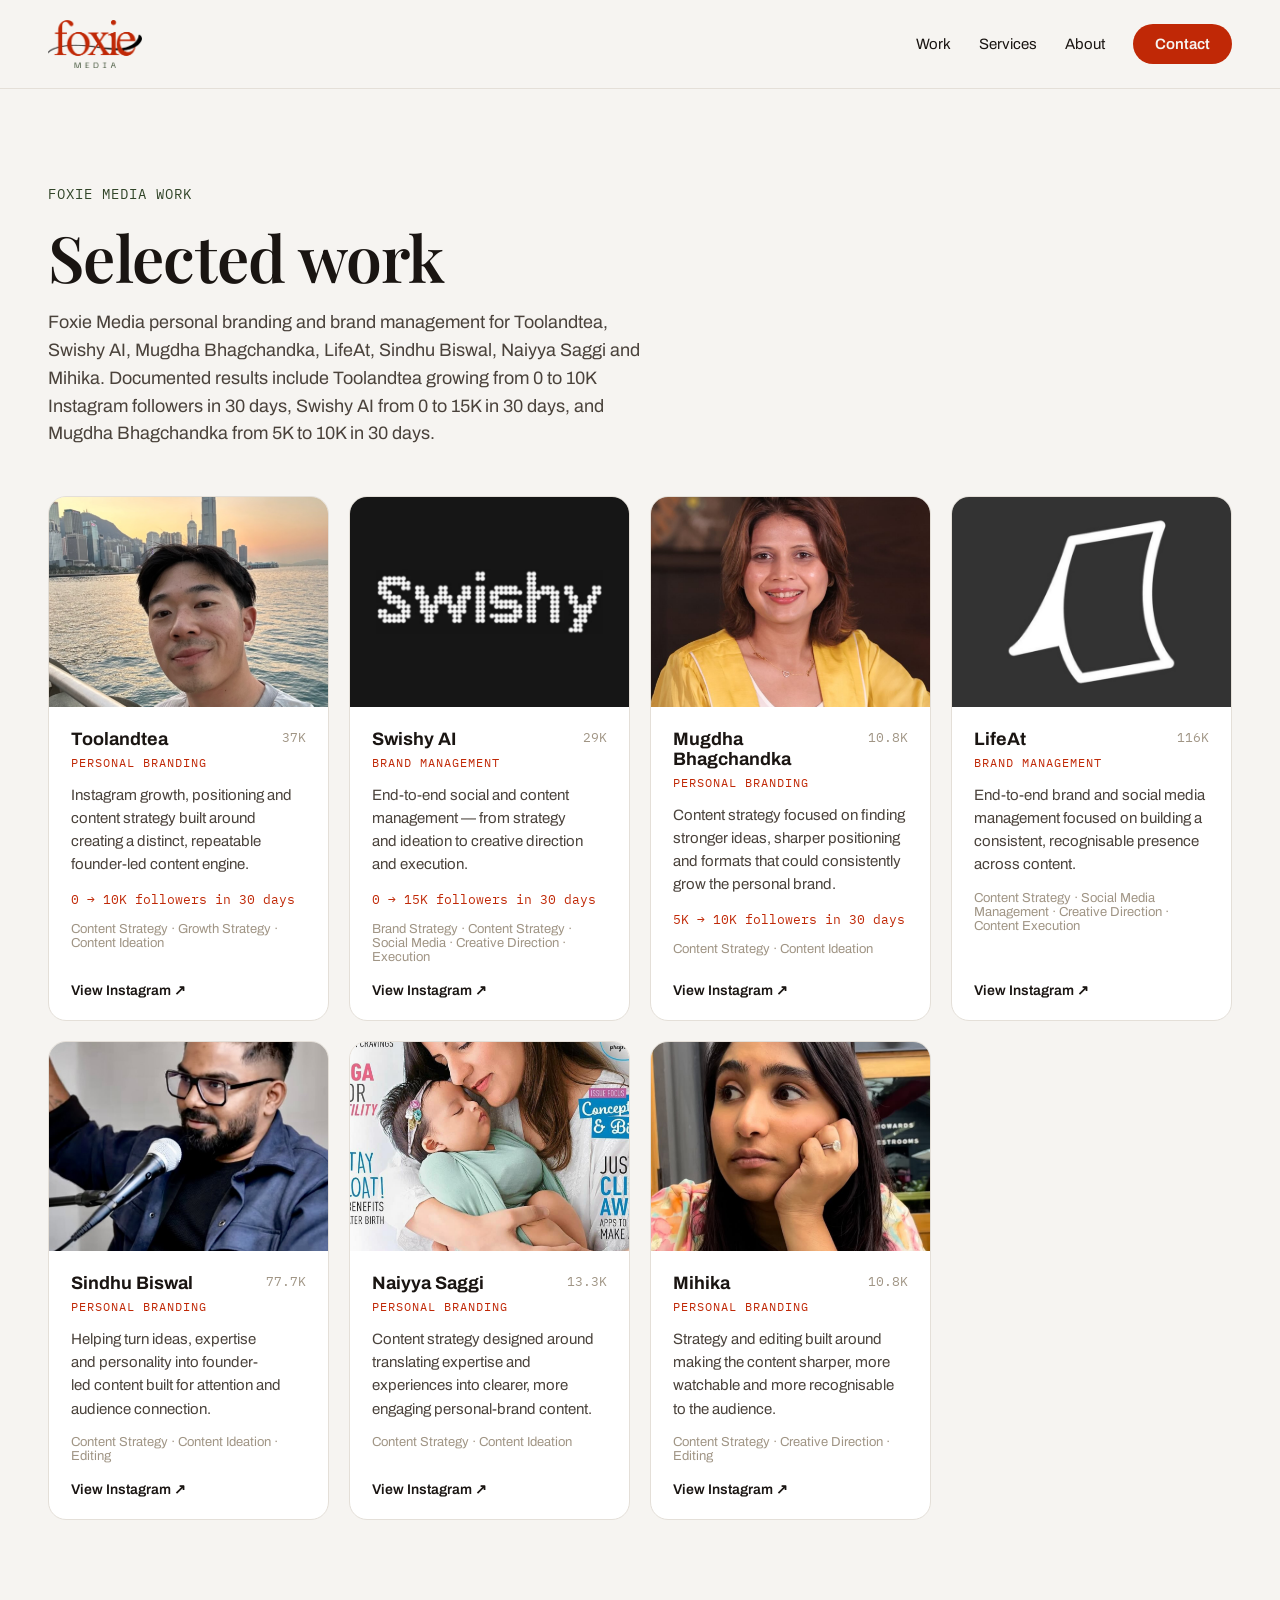
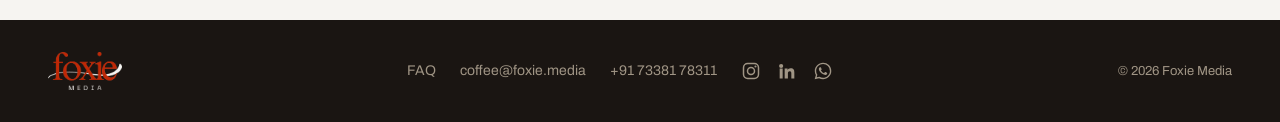
<file: work.html>
<!DOCTYPE html>
<html lang="en">
<head>
<meta charset="utf-8">
<meta name="viewport" content="width=device-width, initial-scale=1">
<title>Work — Foxie Media personal branding &amp; brand management</title>
<meta name="description" content="Foxie Media work: personal branding and brand management for Toolandtea, Swishy AI, Mugdha Bhagchandka, LifeAt, Sindhu Biswal, Naiyya Saggi and Mihika. Results include 0 to 10K and 0 to 15K Instagram followers in 30 days.">
<meta name="robots" content="index, follow, max-snippet:-1, max-image-preview:large">
<meta name="author" content="Varsha Sangolli">
<link rel="canonical" href="https://foxie.media/work">
<link rel="alternate" type="text/plain" href="https://foxie.media/llms.txt" title="LLM briefing">
<meta property="og:type" content="website">
<meta property="og:site_name" content="Foxie Media">
<meta property="og:locale" content="en_IN">
<meta property="og:title" content="Foxie Media">
<meta property="og:description" content="Selected personal branding and brand management work.">
<meta property="og:url" content="https://foxie.media/work">
<meta property="og:image" content="https://foxie.media/og-image.png?v=3">
<meta name="twitter:card" content="summary_large_image">
<meta name="twitter:title" content="Foxie Media">
<meta name="twitter:description" content="Selected personal branding and brand management work.">
<meta name="twitter:image" content="https://foxie.media/og-image.png?v=3">
<link rel="icon" type="image/png" sizes="192x192" href="/favicon.png">
<link rel="stylesheet" href="/site.css">
<link rel="preconnect" href="https://fonts.googleapis.com">
<link href="https://fonts.googleapis.com/css2?family=Archivo:wght@400;500;600&family=Playfair+Display:wght@500;600;700&family=IBM+Plex+Mono:wght@400;500&display=swap" rel="stylesheet">
<script type="application/ld+json">
{
  "@context": "https://schema.org",
  "@graph": [
    {
      "@type": ["Organization", "ProfessionalService"],
      "@id": "https://foxie.media/#organization",
      "name": "Foxie Media",
      "url": "https://foxie.media/",
      "founder": { "@id": "https://foxie.media/#varsha" }
    },
    {
      "@type": "Person",
      "@id": "https://foxie.media/#varsha",
      "name": "Varsha Sangolli",
      "jobTitle": "Founder"
    },
    {
      "@type": "CollectionPage",
      "@id": "https://foxie.media/work#page",
      "url": "https://foxie.media/work",
      "name": "Foxie Media work",
      "about": { "@id": "https://foxie.media/#organization" },
      "mainEntity": { "@id": "https://foxie.media/work#projects" }
    },
    {
      "@type": "ItemList",
      "@id": "https://foxie.media/work#projects",
      "name": "Selected Foxie Media work",
      "itemListElement": [
        {
          "@type": "ListItem",
          "position": 1,
          "item": {
            "@type": "CreativeWork",
            "name": "Toolandtea personal branding",
            "creator": { "@id": "https://foxie.media/#organization" },
            "description": "Foxie Media personal branding for Toolandtea: Instagram growth, positioning and content strategy. Result: 0 to 10K followers in 30 days.",
            "url": "https://www.instagram.com/toolandtea/"
          }
        },
        {
          "@type": "ListItem",
          "position": 2,
          "item": {
            "@type": "CreativeWork",
            "name": "Swishy AI brand management",
            "creator": { "@id": "https://foxie.media/#organization" },
            "description": "Foxie Media brand management for Swishy AI: end-to-end social and content. Result: 0 to 15K followers in 30 days.",
            "url": "https://www.instagram.com/swishyai/"
          }
        },
        {
          "@type": "ListItem",
          "position": 3,
          "item": {
            "@type": "CreativeWork",
            "name": "Mugdha Bhagchandka personal branding",
            "creator": { "@id": "https://foxie.media/#organization" },
            "description": "Foxie Media personal branding for Mugdha Bhagchandka. Result: 5K to 10K followers in 30 days.",
            "url": "https://www.instagram.com/mugdha_bhagchandka/"
          }
        },
        {
          "@type": "ListItem",
          "position": 4,
          "item": {
            "@type": "CreativeWork",
            "name": "LifeAt brand management",
            "creator": { "@id": "https://foxie.media/#organization" },
            "description": "Foxie Media brand and social media management for LifeAt.",
            "url": "https://www.instagram.com/lifeat/"
          }
        },
        {
          "@type": "ListItem",
          "position": 5,
          "item": {
            "@type": "CreativeWork",
            "name": "Sindhu Biswal personal branding",
            "creator": { "@id": "https://foxie.media/#organization" },
            "description": "Foxie Media personal branding for Sindhu Biswal: founder-led content for attention and audience connection.",
            "url": "https://www.instagram.com/sindhu.biswal/"
          }
        },
        {
          "@type": "ListItem",
          "position": 6,
          "item": {
            "@type": "CreativeWork",
            "name": "Naiyya Saggi personal branding",
            "creator": { "@id": "https://foxie.media/#organization" },
            "description": "Foxie Media personal branding for Naiyya Saggi: content strategy around expertise and experience.",
            "url": "https://www.instagram.com/naiyya/"
          }
        },
        {
          "@type": "ListItem",
          "position": 7,
          "item": {
            "@type": "CreativeWork",
            "name": "Mihika personal branding",
            "creator": { "@id": "https://foxie.media/#organization" },
            "description": "Foxie Media personal branding for Mihika: strategy and editing for sharper, more recognisable content.",
            "url": "https://www.instagram.com/mihikurious/"
          }
        }
      ]
    },
    {
      "@type": "BreadcrumbList",
      "itemListElement": [
        { "@type": "ListItem", "position": 1, "name": "Home", "item": "https://foxie.media/" },
        { "@type": "ListItem", "position": 2, "name": "Work", "item": "https://foxie.media/work" }
      ]
    }
  ]
}
</script>
</head>
<body>
<nav>
  <a class="brand" href="/" aria-label="Foxie Media"><img src="/assets/logo-foxie.png" alt="Foxie Media"></a>
  <div class="nav-links">
    <a href="/#work">Work</a>
    <a class="hide-sm" href="/#services">Services</a>
    <a class="hide-sm" href="/#about">About</a>
    <a class="btn btn-coral" href="/#contact">Contact</a>
  </div>
</nav>
<main class="page">
  <p class="kicker">FOXIE MEDIA WORK</p>
  <h1>Selected work</h1>
  <p class="lead">Foxie Media personal branding and brand management for Toolandtea, Swishy AI, Mugdha Bhagchandka, LifeAt, Sindhu Biswal, Naiyya Saggi and Mihika. Documented results include Toolandtea growing from 0 to 10K Instagram followers in 30 days, Swishy AI from 0 to 15K in 30 days, and Mugdha Bhagchandka from 5K to 10K in 30 days.</p>
  <div class="grid">
    <a class="card" href="https://www.instagram.com/toolandtea/" target="_blank" rel="noopener">
      <div class="thumb"><img src="/assets/toolandtea.png" alt="Toolandtea personal branding by Foxie Media"></div>
      <div class="card-body"><div class="card-top"><strong>Toolandtea</strong><span class="meta">37K</span></div><div class="kind">PERSONAL BRANDING</div><p>Instagram growth, positioning and content strategy built around creating a distinct, repeatable founder-led content engine.</p><div class="result">0 → 10K followers in 30 days</div><div class="tags">Content Strategy · Growth Strategy · Content Ideation</div><div class="cta">View Instagram ↗</div></div>
    </a>
    <a class="card" href="https://www.instagram.com/swishyai/" target="_blank" rel="noopener">
      <div class="thumb"><img src="/assets/swishy-work.png" alt="Swishy AI brand management by Foxie Media"></div>
      <div class="card-body"><div class="card-top"><strong>Swishy AI</strong><span class="meta">29K</span></div><div class="kind">BRAND MANAGEMENT</div><p>End-to-end social and content management — from strategy and ideation to creative direction and execution.</p><div class="result">0 → 15K followers in 30 days</div><div class="tags">Brand Strategy · Content Strategy · Social Media · Creative Direction · Execution</div><div class="cta">View Instagram ↗</div></div>
    </a>
    <a class="card" href="https://www.instagram.com/mugdha_bhagchandka/" target="_blank" rel="noopener">
      <div class="thumb"><img src="/assets/mugdha.png" alt="Mugdha Bhagchandka personal branding by Foxie Media"></div>
      <div class="card-body"><div class="card-top"><strong>Mugdha Bhagchandka</strong><span class="meta">10.8K</span></div><div class="kind">PERSONAL BRANDING</div><p>Content strategy focused on finding stronger ideas, sharper positioning and formats that could consistently grow the personal brand.</p><div class="result">5K → 10K followers in 30 days</div><div class="tags">Content Strategy · Content Ideation</div><div class="cta">View Instagram ↗</div></div>
    </a>
    <a class="card" href="https://www.instagram.com/lifeat/" target="_blank" rel="noopener">
      <div class="thumb"><img src="/assets/lifeat-work.png" alt="LifeAt brand management by Foxie Media"></div>
      <div class="card-body"><div class="card-top"><strong>LifeAt</strong><span class="meta">116K</span></div><div class="kind">BRAND MANAGEMENT</div><p>End-to-end brand and social media management focused on building a consistent, recognisable presence across content.</p><div class="tags">Content Strategy · Social Media Management · Creative Direction · Content Execution</div><div class="cta">View Instagram ↗</div></div>
    </a>
    <a class="card" href="https://www.instagram.com/sindhu.biswal/" target="_blank" rel="noopener">
      <div class="thumb"><img src="/assets/sindhu.png" alt="Sindhu Biswal personal branding by Foxie Media"></div>
      <div class="card-body"><div class="card-top"><strong>Sindhu Biswal</strong><span class="meta">77.7K</span></div><div class="kind">PERSONAL BRANDING</div><p>Helping turn ideas, expertise and personality into founder-led content built for attention and audience connection.</p><div class="tags">Content Strategy · Content Ideation · Editing</div><div class="cta">View Instagram ↗</div></div>
    </a>
    <a class="card" href="https://www.instagram.com/naiyya/" target="_blank" rel="noopener">
      <div class="thumb"><img src="/assets/naiyya.png" alt="Naiyya Saggi personal branding by Foxie Media"></div>
      <div class="card-body"><div class="card-top"><strong>Naiyya Saggi</strong><span class="meta">13.3K</span></div><div class="kind">PERSONAL BRANDING</div><p>Content strategy designed around translating expertise and experiences into clearer, more engaging personal-brand content.</p><div class="tags">Content Strategy · Content Ideation</div><div class="cta">View Instagram ↗</div></div>
    </a>
    <a class="card" href="https://www.instagram.com/mihikurious/" target="_blank" rel="noopener">
      <div class="thumb"><img src="/assets/mihika.png" alt="Mihika personal branding by Foxie Media"></div>
      <div class="card-body"><div class="card-top"><strong>Mihika</strong><span class="meta">10.8K</span></div><div class="kind">PERSONAL BRANDING</div><p>Strategy and editing built around making the content sharper, more watchable and more recognisable to the audience.</p><div class="tags">Content Strategy · Creative Direction · Editing</div><div class="cta">View Instagram ↗</div></div>
    </a>
  </div>
</main>
<footer>
  <a class="brand" href="/" aria-label="Foxie Media"><img src="/assets/logo-foxie-light.png" alt="Foxie Media"></a>
  <div class="foot-links">
    <a href="/faq">FAQ</a>
    <span>coffee@foxie.media</span>
    <span class="foot-phones"><a href="tel:+917338178311">+91 73381 78311</a></span>
    <span class="socials"><a href="https://www.instagram.com/hey.varshh/" target="_blank" rel="noopener" aria-label="Foxie Media on Instagram" title="Instagram"><svg viewBox="0 0 24 24" aria-hidden="true" focusable="false"><rect x="3" y="3" width="18" height="18" rx="5" fill="none" stroke="currentColor" stroke-width="1.8"/><circle cx="12" cy="12" r="4.2" fill="none" stroke="currentColor" stroke-width="1.8"/><circle cx="17.4" cy="6.6" r="1.3" fill="currentColor"/></svg></a><a href="https://www.linkedin.com/in/varsha-sangolli-177542349" target="_blank" rel="noopener" aria-label="Foxie Media on LinkedIn" title="LinkedIn"><svg viewBox="0 0 24 24" aria-hidden="true" focusable="false"><path fill="currentColor" d="M4.98 3.5a2.5 2.5 0 1 1 0 5 2.5 2.5 0 0 1 0-5zM3.2 9h3.6v12H3.2zM9.2 9h3.45v1.65h.05c.5-.9 1.75-1.9 3.6-1.9 3.85 0 4.5 2.2 4.5 5.15V21h-3.6v-5.6c0-1.35-.03-3.1-1.9-3.1-1.9 0-2.2 1.45-2.2 2.99V21H9.2z"/></svg></a><a href="https://wa.me/917338178311" target="_blank" rel="noopener" aria-label="Message Foxie Media on WhatsApp" title="WhatsApp"><svg viewBox="0 0 24 24" aria-hidden="true" focusable="false"><path fill="currentColor" d="M12.04 2C6.58 2 2.13 6.45 2.13 11.91c0 1.75.46 3.45 1.32 4.95L2 22l5.25-1.38a9.9 9.9 0 0 0 4.79 1.22c5.46 0 9.91-4.45 9.91-9.91 0-2.65-1.03-5.14-2.9-7.01A9.82 9.82 0 0 0 12.04 2zm0 18.15a8.2 8.2 0 0 1-4.2-1.15l-.3-.18-3.12.82.83-3.04-.2-.31a8.16 8.16 0 0 1-1.26-4.38c0-4.54 3.7-8.23 8.25-8.23 2.2 0 4.27.86 5.83 2.42a8.19 8.19 0 0 1 2.41 5.82c0 4.54-3.7 8.23-8.24 8.23zm4.52-6.16c-.25-.12-1.47-.72-1.69-.81-.23-.08-.39-.12-.56.13-.16.24-.64.8-.79.97-.14.16-.29.18-.54.06-.25-.13-1.05-.39-1.99-1.23-.74-.66-1.23-1.47-1.38-1.72-.14-.25-.01-.38.11-.5.11-.11.25-.29.37-.43.13-.15.17-.25.25-.41.08-.17.04-.31-.02-.43-.06-.12-.56-1.34-.76-1.84-.2-.48-.4-.42-.56-.43h-.48c-.17 0-.43.06-.66.31-.22.25-.86.85-.86 2.07 0 1.22.89 2.4 1.01 2.56.12.17 1.75 2.67 4.23 3.74.59.26 1.05.41 1.41.52.59.19 1.13.16 1.56.1.48-.07 1.47-.6 1.68-1.18.21-.58.21-1.07.14-1.18-.06-.1-.22-.17-.47-.29z"/></svg></a></span>
  </div>
  <div style="font-size:13px">© 2026 Foxie Media</div>
</footer>
</body>
</html>
</file>
<file: site.css>
:root {
  /* Ink & paper */
  --ink: #1a1512;
  --ink-soft: #4a423b;
  --muted: #a09585;
  --line: #e4dfd8;
  --paper: #f6f4f1;
  --paper-2: #efeae3;
  /* On dark grounds */
  --on-dark: #f6f4f1;
  --on-dark-2: #c9c0b5;
  /* Brand: the red from the logo, so the mark and the page agree */
  --brand: #c02806;
  --brand-deep: #9c2005;
  --forest: #314528;
  /* Radius scale */
  --r-sm: 12px;
  --r-md: 18px;
  --r-lg: 24px;
  --r-pill: 999px;
  /* Section rhythm */
  --sec-y: clamp(64px, 9vw, 104px);
  --sec-x: clamp(20px, 5vw, 48px);
  --hero-y: clamp(72px, 10vw, 118px);
  /* Text measure */
  --measure: 620px;
  --measure-wide: 820px;
  --container: 1200px;
  /* Tracking scale */
  --ls-display: -1.4px;
  --ls-tight: -0.7px;
  --ls-snug: -0.3px;
  --ls-wide: 1px;
  /* Motion */
  --ease: cubic-bezier(.2,.7,.3,1);
  --dur: .28s;
}
body { margin: 0; background: var(--paper); font-family: Archivo, sans-serif; color: var(--ink); min-width: 320px; }
a { color: var(--ink); }
a:hover { color: var(--brand); }
.wrap { max-width: var(--container); margin: 0 auto; padding: 0 var(--sec-x); }
nav { display: flex; align-items: center; justify-content: space-between; gap: 16px; padding: 20px clamp(20px, 5vw, 48px); border-bottom: 1px solid var(--line); position: sticky; top: 0; background: var(--paper); z-index: 10; }
.brand { font-family: 'Playfair Display', Georgia, 'Times New Roman', serif; font-size: 22px; letter-spacing: var(--ls-snug); white-space: nowrap; text-decoration: none; color: var(--ink); }
.star { color: var(--brand); }
.nav-links { display: flex; align-items: center; gap: clamp(14px, 3vw, 28px); }
.nav-links a { text-decoration: none; font-size: 15px; }
.btn { text-decoration: none; border-radius: var(--r-pill); font-weight: 600; display: inline-block; }
.btn-coral { background: var(--brand); color: var(--paper); padding: 12px 22px; font-size: 15px; }
.btn-coral:hover { background: var(--ink); color: var(--paper); }
.btn-dark { background: var(--ink); color: var(--paper); padding: 18px 34px; font-size: 17px; }
.btn-dark:hover { background: var(--brand); color: var(--paper); }
.page { padding: clamp(56px, 8vw, 96px) clamp(20px, 5vw, 48px) clamp(60px, 9vw, 100px); max-width: var(--container); margin: 0 auto; }
.kicker { font-family: 'IBM Plex Mono', monospace; font-size: 14px; color: var(--forest); margin: 0 0 20px; letter-spacing: var(--ls-wide); }
/* red on near-black is only 3.1:1, so eyebrows go quiet-cream on dark grounds */
.panel .kicker, footer .kicker { color: var(--on-dark-2); }
h1 { font-family: 'Playfair Display', Georgia, 'Times New Roman', serif; font-size: clamp(36px, 5vw, 64px); letter-spacing: var(--ls-tight); line-height: 1.05; margin: 0 0 18px; }
.lead { font-size: 18px; color: var(--ink-soft); max-width: var(--measure); line-height: 1.55; margin: 0 0 48px; }
.grid { display: grid; grid-template-columns: repeat(auto-fit, minmax(min(280px, 100%), 1fr)); gap: 20px; }
.card { background: #fff; border: 1px solid var(--line); border-radius: var(--r-md); overflow: hidden; text-decoration: none; color: var(--ink); display: flex; flex-direction: column; }
.card:hover { border-color: var(--brand); }
.card img { width: 100%; height: 100%; object-fit: cover; position: absolute; inset: 0; }
.thumb { aspect-ratio: 4/3; background: var(--paper-2); position: relative; overflow: hidden; }
.card-body { padding: 22px; display: flex; flex-direction: column; flex: 1; }
.card-top { display: flex; justify-content: space-between; gap: 8px; }
.card-top strong { font-size: 18px; }
.meta { font-family: 'IBM Plex Mono', monospace; font-size: 13px; color: var(--muted); }
.kind { font-family: 'IBM Plex Mono', monospace; font-size: 12px; color: var(--brand); letter-spacing: var(--ls-wide); margin-top: 6px; }
.card-body p { font-size: 15px; line-height: 1.55; color: var(--ink-soft); margin: 14px 0 0; }
.result { font-family: 'IBM Plex Mono', monospace; font-size: 13px; color: var(--brand); margin-top: 14px; }
.tags { font-size: 13px; color: var(--muted); margin-top: 14px; }
.cta { font-size: 14px; font-weight: 600; margin-top: auto; padding-top: 18px; }
.panel { background: var(--ink); color: var(--paper); padding: clamp(56px, 8vw, 96px) clamp(20px, 5vw, 48px); }
.panel-inner { max-width: var(--container); margin: 0 auto; }
.two { display: grid; grid-template-columns: repeat(auto-fit, minmax(min(320px, 100%), 1fr)); gap: 24px; }
.box { border: 1px solid var(--ink-soft); border-radius: var(--r-lg); padding: 40px; }
.box h2 { font-family: 'Playfair Display', Georgia, 'Times New Roman', serif; font-size: 28px; margin: 0 0 16px; }
.box p { font-size: 16px; line-height: 1.6; color: var(--on-dark-2); margin: 0 0 24px; }
.box ul { margin: 0; padding: 0; list-style: none; display: grid; gap: 10px; }
.quote { max-width: var(--measure-wide); margin: 0 auto; text-align: center; padding: clamp(40px, 8vw, 80px) clamp(20px, 5vw, 48px); }
.quote p { font-size: clamp(20px, 2.6vw, 26px); line-height: 1.45; font-weight: 500; }
.contact { background: var(--brand); color: var(--paper); padding: var(--sec-y) var(--sec-x); text-align: center; }
.contact h1, .contact h2 { color: var(--paper); }
footer { background: var(--ink); color: var(--muted); padding: 32px clamp(20px, 5vw, 48px); display: flex; justify-content: space-between; align-items: center; flex-wrap: wrap; gap: 16px; }
footer a { color: var(--muted); text-decoration: none; }
footer a:hover { color: var(--paper); }
.foot-links { display: flex; gap: 24px; font-size: 14px; }
.facts { display: grid; grid-template-columns: 160px 1fr; gap: 12px 24px; margin: 0 0 56px; max-width: var(--measure-wide); font-size: 16px; }
.facts dt { font-family: 'IBM Plex Mono', monospace; font-size: 13px; color: var(--brand); letter-spacing: var(--ls-wide); }
.facts dd { margin: 0; color: var(--ink-soft); }
.prose { font-size: 16px; line-height: 1.65; color: var(--ink-soft); max-width: var(--measure-wide); }
.prose p { margin: 0 0 16px; }
.prose h2 { font-family: 'Playfair Display', Georgia, 'Times New Roman', serif; font-size: clamp(24px, 3.5vw, 32px); letter-spacing: var(--ls-snug); color: var(--ink); margin: 48px 0 16px; }
.faq { margin-top: 72px; max-width: var(--measure-wide); }
.faq h2 { font-family: 'Playfair Display', Georgia, 'Times New Roman', serif; font-size: clamp(28px, 4vw, 40px); letter-spacing: var(--ls-snug); margin: 0 0 8px; }
.faq .lead { margin-bottom: 28px; }
.faq-item { border-top: 1px solid var(--line); padding: 22px 0; }
.faq-item:last-child { border-bottom: 1px solid var(--line); }
.faq-item h2, .faq-item h3 { font-size: 18px; margin: 0 0 10px; font-family: Archivo, sans-serif; font-weight: 600; letter-spacing: 0; }
.faq-item p { margin: 0; color: var(--ink-soft); line-height: 1.6; font-size: 16px; }
/* Breakpoints stay literal: custom properties are invalid in a media condition. */
@media (max-width: 620px) {
  .hide-sm { display: none; }
  .facts { grid-template-columns: 1fr; gap: 4px 0; }
  .facts dt { margin-top: 12px; }
}

/* Contact form: collects the details, hands off to WhatsApp */
.wa-form { max-width: var(--measure); margin: 0 auto; text-align: left; }
.wa-row { display: grid; grid-template-columns: 1fr 1fr; gap: 16px; }
@media (max-width: 620px) { .wa-row { grid-template-columns: 1fr; } }
.wa-field { display: block; margin: 0 0 16px; }
.wa-field > span, .wa-field > legend { display: block; font-family: 'IBM Plex Mono', monospace; font-size: 12px; letter-spacing: var(--ls-wide); text-transform: uppercase; opacity: .85; margin: 0 0 8px; padding: 0; }
.wa-field input[type="text"], .wa-field input[type="tel"], .wa-field textarea {
  width: 100%; box-sizing: border-box; font: inherit; font-size: 16px; color: var(--ink);
  background: #fff; border: 2px solid transparent; border-radius: var(--r-sm); padding: 14px 16px;
}
.wa-field textarea { resize: vertical; min-height: 88px; }
.wa-field input::placeholder, .wa-field textarea::placeholder { color: var(--muted); }
.wa-field input:focus, .wa-field textarea:focus { outline: none; border-color: var(--ink); }
.wa-field.is-invalid input, .wa-field.is-invalid textarea { border-color: var(--ink); box-shadow: 0 0 0 3px rgba(26,21,18,.25); }
.wa-opt { opacity: .6; letter-spacing: 0; }
.wa-error { margin: 0 0 14px; font-size: 15px; font-weight: 600; }
.wa-submit { font: inherit; font-size: 18px; font-weight: 600; cursor: pointer; border: 0; background: var(--paper); color: var(--ink); padding: 18px 40px; border-radius: var(--r-pill); }
.wa-submit:hover { background: var(--ink); color: var(--paper); }
.wa-note { font-size: 13px; opacity: .8; margin: 14px 0 0; }

/* Brand logo */
.brand { display: inline-flex; align-items: center; line-height: 0; }
.brand img { height: 48px; width: auto; display: block; }
footer .brand img { height: 38px; }
/* Social icons: recognisable marks rather than word labels */
.socials { display: inline-flex; align-items: center; gap: 16px; }
.socials a { display: inline-flex; color: inherit; }
.socials svg { width: 20px; height: 20px; display: block; }
.socials a:hover { color: var(--paper); }
.facts .socials a { color: var(--ink-soft); }
.facts .socials a:hover { color: var(--brand); }
.foot-links { flex-wrap: wrap; align-items: center; row-gap: 12px; }
.foot-phones a { white-space: nowrap; }
@media (max-width: 760px) {
  .brand img { height: 34px; }
  footer .brand img { height: 30px; }
  footer { justify-content: center; text-align: center; }
  .foot-links { justify-content: center; gap: 16px; }
  .facts { grid-template-columns: 1fr; gap: 4px 0; }
  .facts dt { margin-top: 14px; }
}
@media (max-width: 760px) {
  footer { flex-direction: column; gap: 20px; }
  }

/* --- Micro-interaction & focus: considered states rather than none --- */
a, button, .btn, .wa-submit, .logo-chip, .work-card, .socials a, input, textarea {
  transition: background-color var(--dur) var(--ease), color var(--dur) var(--ease),
              border-color var(--dur) var(--ease), opacity var(--dur) var(--ease),
              transform var(--dur) var(--ease), box-shadow var(--dur) var(--ease), filter var(--dur) var(--ease);
}
a:focus-visible, button:focus-visible, input:focus-visible, textarea:focus-visible, .work-card:focus-visible {
  outline: 2px solid var(--brand); outline-offset: 3px; border-radius: 4px;
}
.contact a:focus-visible, .wa-form :focus-visible, #contact :focus-visible { outline-color: var(--paper); }
.work-card:hover { transform: translateY(-3px); box-shadow: 0 12px 32px rgba(26,21,18,.10); }
h1, h2, h3 { text-wrap: balance; }
p { text-wrap: pretty; }
@media (prefers-reduced-motion: reduce) { * { transition-duration: .01ms !important; } .work-card:hover { transform: none; } }

/* --- Display type: high-contrast serif, tuned for it --- */
h1, h2, .panel h1, .panel h2 { font-weight: 600; }
h1 { line-height: 1.06; }
h2 { line-height: 1.1; }
</file>
